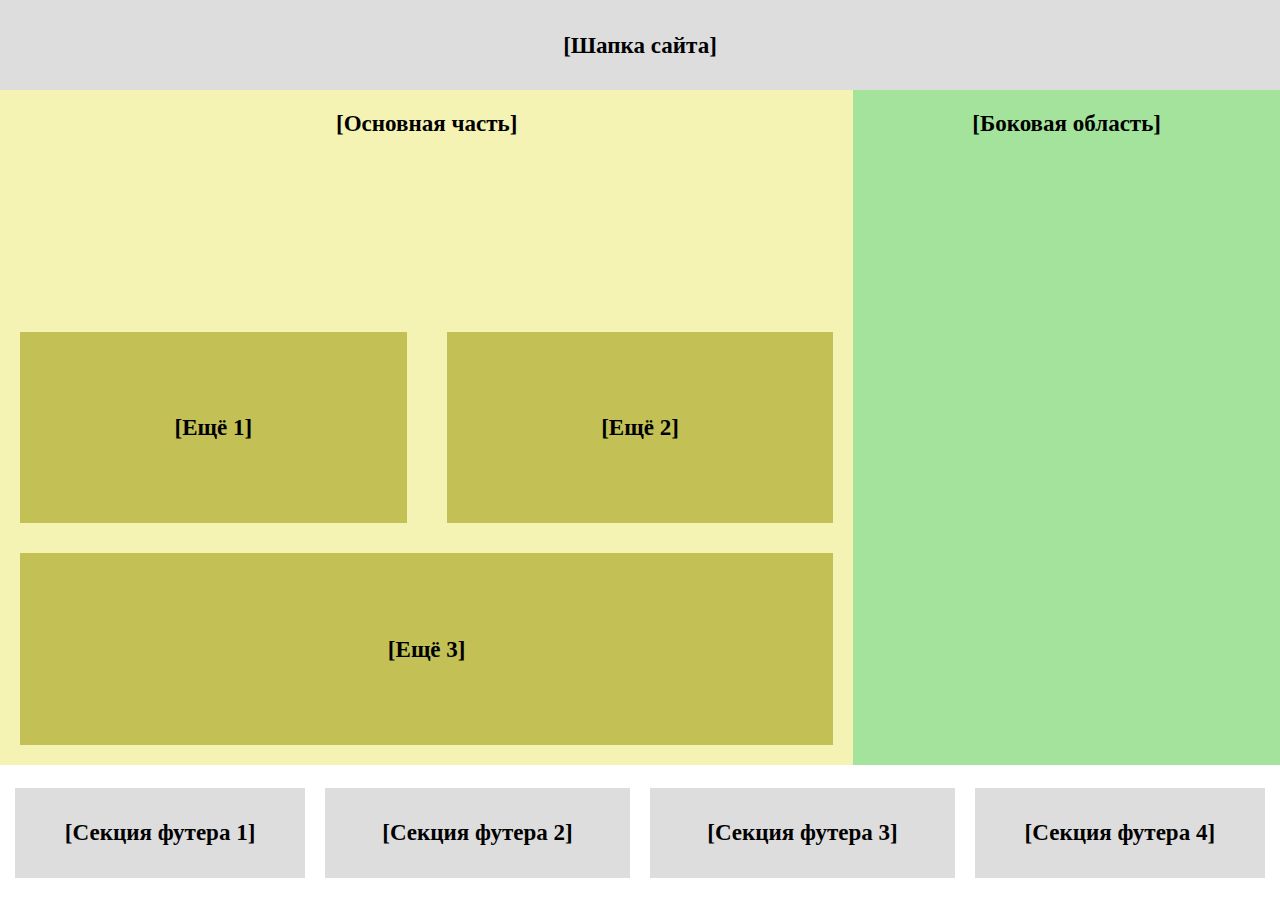
<file: task1/index.html>
<!DOCTYPE html>
<html lang="en">
	<head>
		<meta charset="UTF-8" />
		<meta name="viewport" content="width=device-width, initial-scale=1.0" />
		<link rel="stylesheet" href="./assets/styles/normalize.css" />
		<link rel="stylesheet" href="./assets/styles/style.css" />
		<title>Document</title>
	</head>
	<body>
		<div class="gridContainer-1">
			<div class="header-content">
				<header class="header" id="content-text">[Шапка сайта]</header>
			</div>
			<div class="main-content-all">
				<main class="main">
					<div class="gridContainer-2">
						<div class="main-content-1">[Основная часть]</div>
						<div class="main-content-2">
							<p class="main-content-text1" id="content-text">
								[Ещё 1]
							</p>
						</div>
						<div class="main-content-3">
							<p class="main-content-text2" id="content-text">
								[Ещё 2]
							</p>
						</div>
						<div class="main-content-4">
							<p class="main-content-text3" id="content-text">
								[Ещё 3]
							</p>
						</div>
					</div>
				</main>
			</div>
			<div class="aside-content">
				<aside class="aside">[Боковая область]</aside>
			</div>
			<footer class="footer">
				<div class="gridContainer-3">
					<section class="footer-content-1">
						<p class="footer-text1" id="content-text">
							[Секция футера 1]
						</p>
					</section>
					<section class="footer-content-2">
						<p class="footer-text2" id="content-text">
							[Секция футера 2]
						</p>
					</section>
					<section class="footer-content-3">
						<p class="footer-text3" id="content-text">
							[Секция футера 3]
						</p>
					</section>
					<section class="footer-content-4">
						<p class="footer-text4" id="content-text">
							[Секция футера 4]
						</p>
					</section>
				</div>
			</footer>
		</div>
	</body>
</html>
</file>
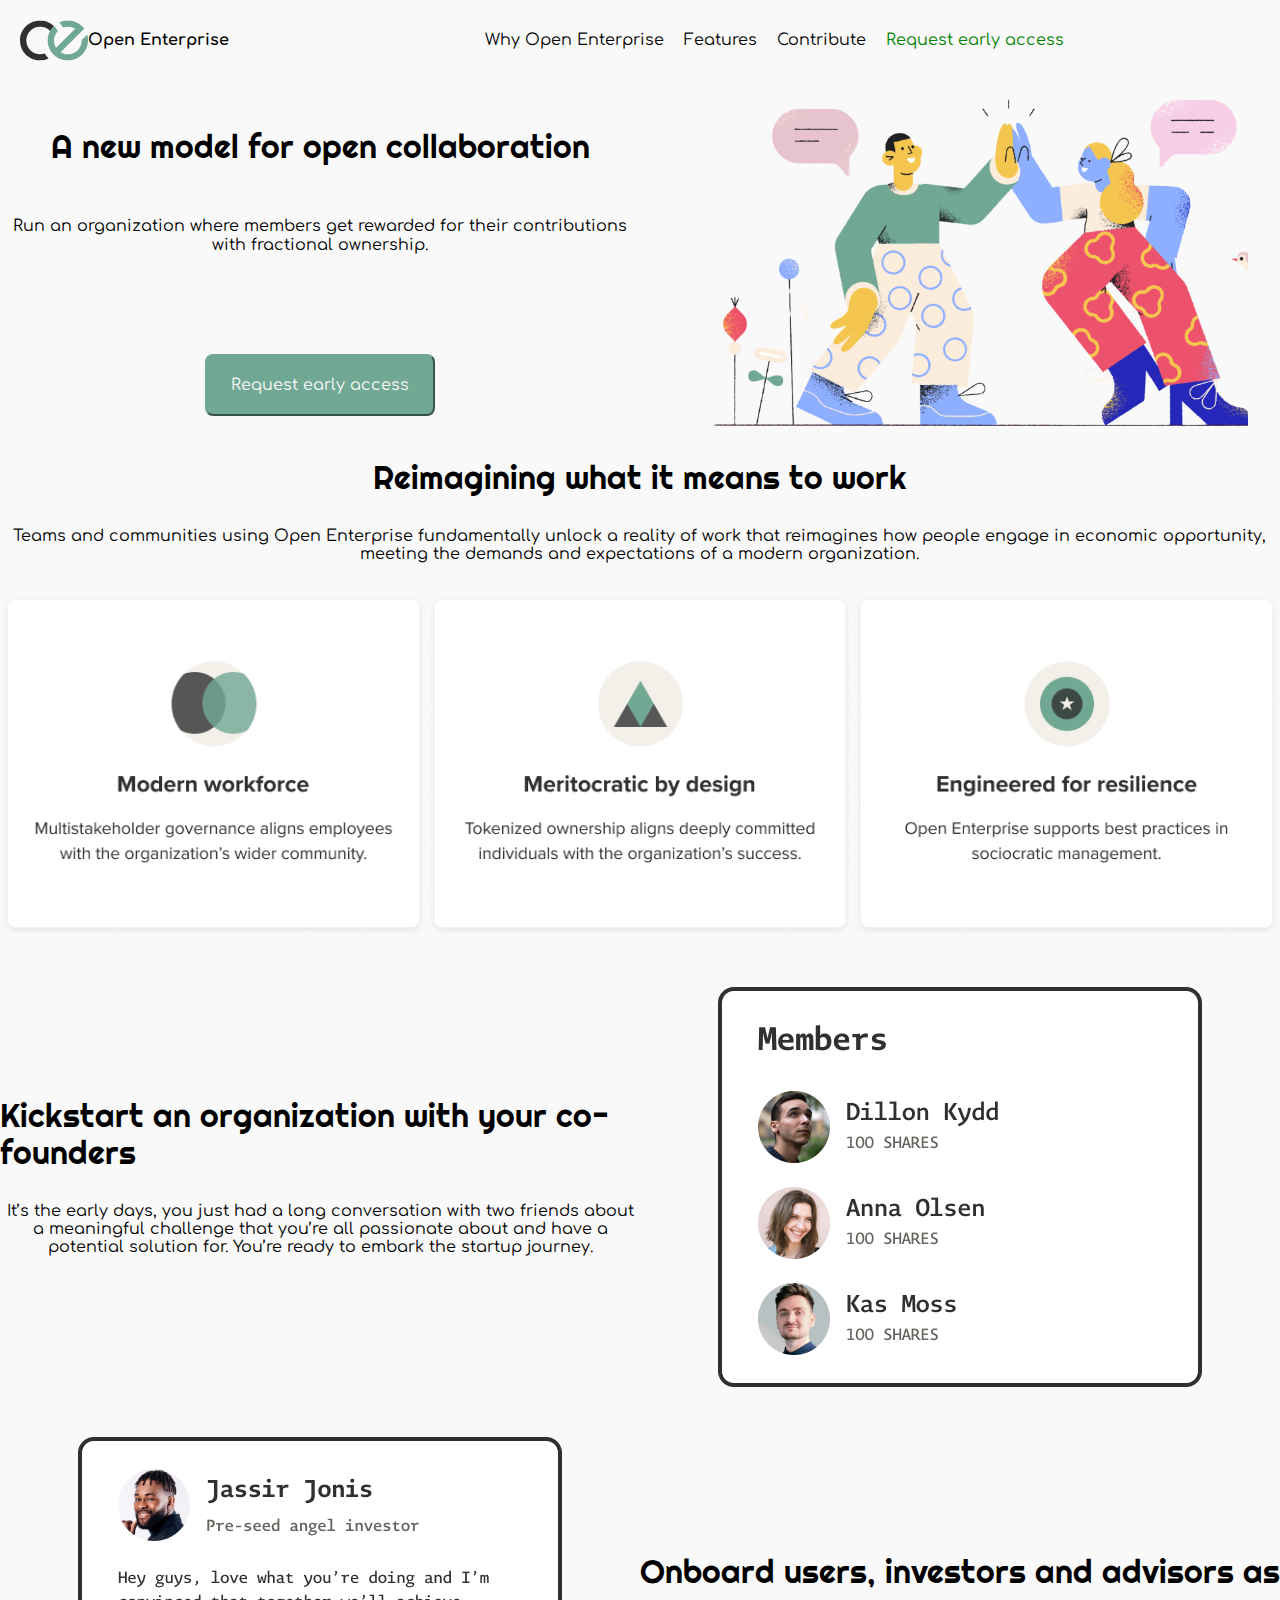
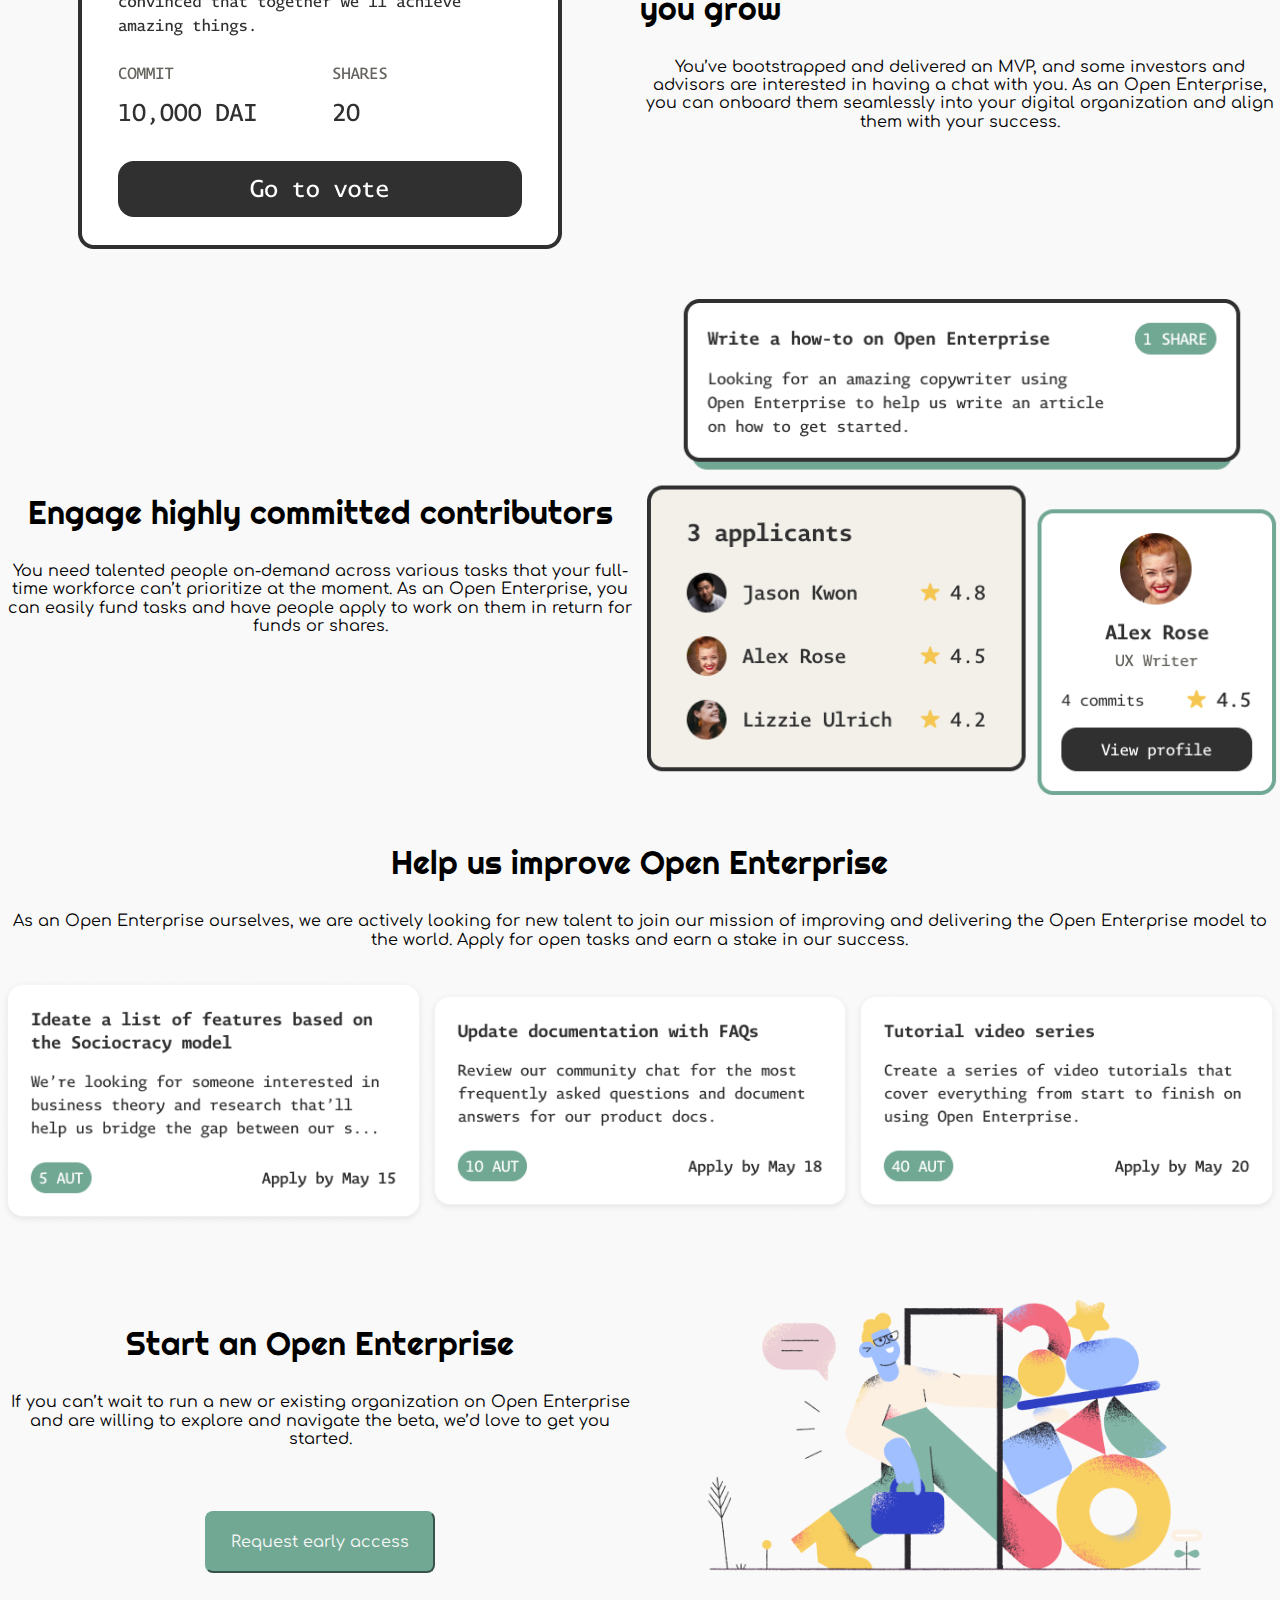
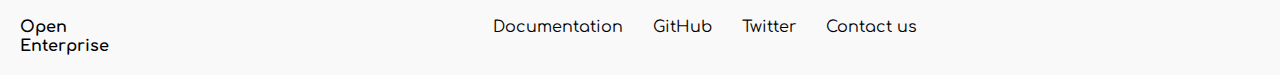
<file: task2/index.html>
<!DOCTYPE html>
<html lang="en">
	<head>
		<meta charset="UTF-8" />
		<meta name="viewport" content="width=device-width, initial-scale=1.0" />
		<link rel="stylesheet" href="./assets/styles/normalize.css" />
		<link rel="stylesheet" href="./assets/styles/style.css" />
		<link
			rel="shortcut icon"
			href="./assets/images/Logo.svg"
			type="image/svg+xml"
		/>
		<link rel="preconnect" href="https://fonts.googleapis.com" />
		<link rel="preconnect" href="https://fonts.gstatic.com" crossorigin />
		<link
			href="https://fonts.googleapis.com/css2?family=Comfortaa:wght@300..700&family=Righteous&display=swap"
			rel="stylesheet"
		/>

		<title>Open Enterprise</title>
	</head>
	<body>
		<div>
			<header class="gridContainer-1">
				<img
					class="logoImage"
					src="./assets/images/Logo.svg"
					alt="Company Logo"
				/>
				<span class="logoText">Open Enterprise</span>
				<nav class="navigation">
					<ul class="navGrid">
						<li class="navPoint1">
							<a class="navLink" href="#">Why Open Enterprise</a>
						</li>
						<li class="navPoint2">
							<a class="navLink" href="#">Features</a>
						</li>
						<li class="navPoint3">
							<a class="navLink" href="#">Contribute</a>
						</li>
						<li class="navPoint4">
							<a class="navLink" id="earlyAccess" href="#"
								>Request early access</a
							>
						</li>
					</ul>
				</nav>
			</header>
		</div>
		<main>
			<div class="gridContainer-2">
				<h1 class="header1">A new model for open collaboration</h1>
				<p class="paragraph1">
					Run an organization where members get rewarded for their
					contributions with fractional ownership.
				</p>
				<div class="buttonAccess">
					<button class="button1">Request early access</button>
				</div>
				<img
					class="image1"
					src="./assets/images/image1.png"
					alt="Image of people"
				/>
			</div>
			<section class="gridContainer-3">
				<h2 class="header2">Reimagining what it means to work</h2>
				<p class="paragraph2">
					Teams and communities using Open Enterprise fundamentally
					unlock a reality of work that reimagines how people engage
					in economic opportunity, meeting the demands and
					expectations of a modern organization.
				</p>
				<img
					class="imageCard1"
					src="./assets/images/Card1.png"
					alt="Company Card"
				/>
				<img
					class="imageCard2"
					src="./assets/images/Card2.png"
					alt="Company Card"
				/>
				<img
					class="imageCard3"
					src="./assets/images/Card3.png"
					alt="Company Card"
				/>
			</section>
			<section class="gridContainer-4">
				<h2 class="header3">
					Kickstart an organization with your co-founders
				</h2>
				<p class="paragraph3">
					It’s the early days, you just had a long conversation with
					two friends about a meaningful challenge that you’re all
					passionate about and have a potential solution for. You’re
					ready to embark the startup journey.
				</p>
				<img
					class="imageWidget"
					src="./assets/images/./MembersWidget.png"
					alt="Members of Community"
				/>
			</section>
			<section class="gridContainer-4">
				<h2 class="header4">
					Onboard users, investors and advisors as you grow
				</h2>
				<p class="paragraph4">
					You’ve bootstrapped and delivered an MVP, and some investors
					and advisors are interested in having a chat with you. As an
					Open Enterprise, you can onboard them seamlessly into your
					digital organization and align them with your success.
				</p>
				<img
					class="imageProposal"
					src="./assets/images/ProposalWidget.png"
					alt="Business Proposal"
				/>
			</section>
			<section class="gridContainer-4">
				<h2 class="header3">Engage highly committed contributors</h2>
				<p class="paragraph3">
					You need talented people on-demand across various tasks that
					your full-time workforce can’t prioritize at the moment. As
					an Open Enterprise, you can easily fund tasks and have
					people apply to work on them in return for funds or shares.
				</p>
				<img
					class="imageWidget"
					src="./assets/images/image2.png"
					alt="Applicants review"
				/>
			</section>
			<section class="gridContainer-3">
				<h2 class="header2">Help us improve Open Enterprise</h2>
				<p class="paragraph2">
					As an Open Enterprise ourselves, we are actively looking for
					new talent to join our mission of improving and delivering
					the Open Enterprise model to the world. Apply for open tasks
					and earn a stake in our success.
				</p>
				<img
					class="imageCard1"
					src="./assets/images/Task1.png"
					alt="Work Task"
				/>
				<img
					class="imageCard2"
					src="./assets/images/Task2.png"
					alt="Work Task"
				/>
				<img
					class="imageCard3"
					src="./assets/images/Task3.png"
					alt="Work Task"
				/>
			</section>
			<section class="gridContainer-2">
				<h2 class="header1">Start an Open Enterprise</h2>
				<p class="paragraph1">
					If you can’t wait to run a new or existing organization on
					Open Enterprise and are willing to explore and navigate the
					beta, we’d love to get you started.
				</p>
				<div class="buttonAccess">
					<button class="buttonAccess button1">
						Request early access
					</button>
				</div>
				<img
					class="image1"
					src="./assets/images/image3.png"
					alt="Image of Person"
				/>
			</section>
		</main>
		<footer class="footerGrid">
			<span class="companyName">Open Enterprise</span>
			<nav class="footerNavigation">
				<ul class="navGrid1">
					<li class="footerNav1">
						<a class="navLink" href="#">Documentation</a>
					</li>
					<li class="footerNav2">
						<a class="navLink" href="#">GitHub</a>
					</li>
					<li class="footerNav3">
						<a class="navLink" href="#">Twitter</a>
					</li>
					<li class="footerNav4">
						<a class="navLink" href="#">Contact us</a>
					</li>
				</ul>
			</nav>
		</footer>
	</body>
</html>
</file>
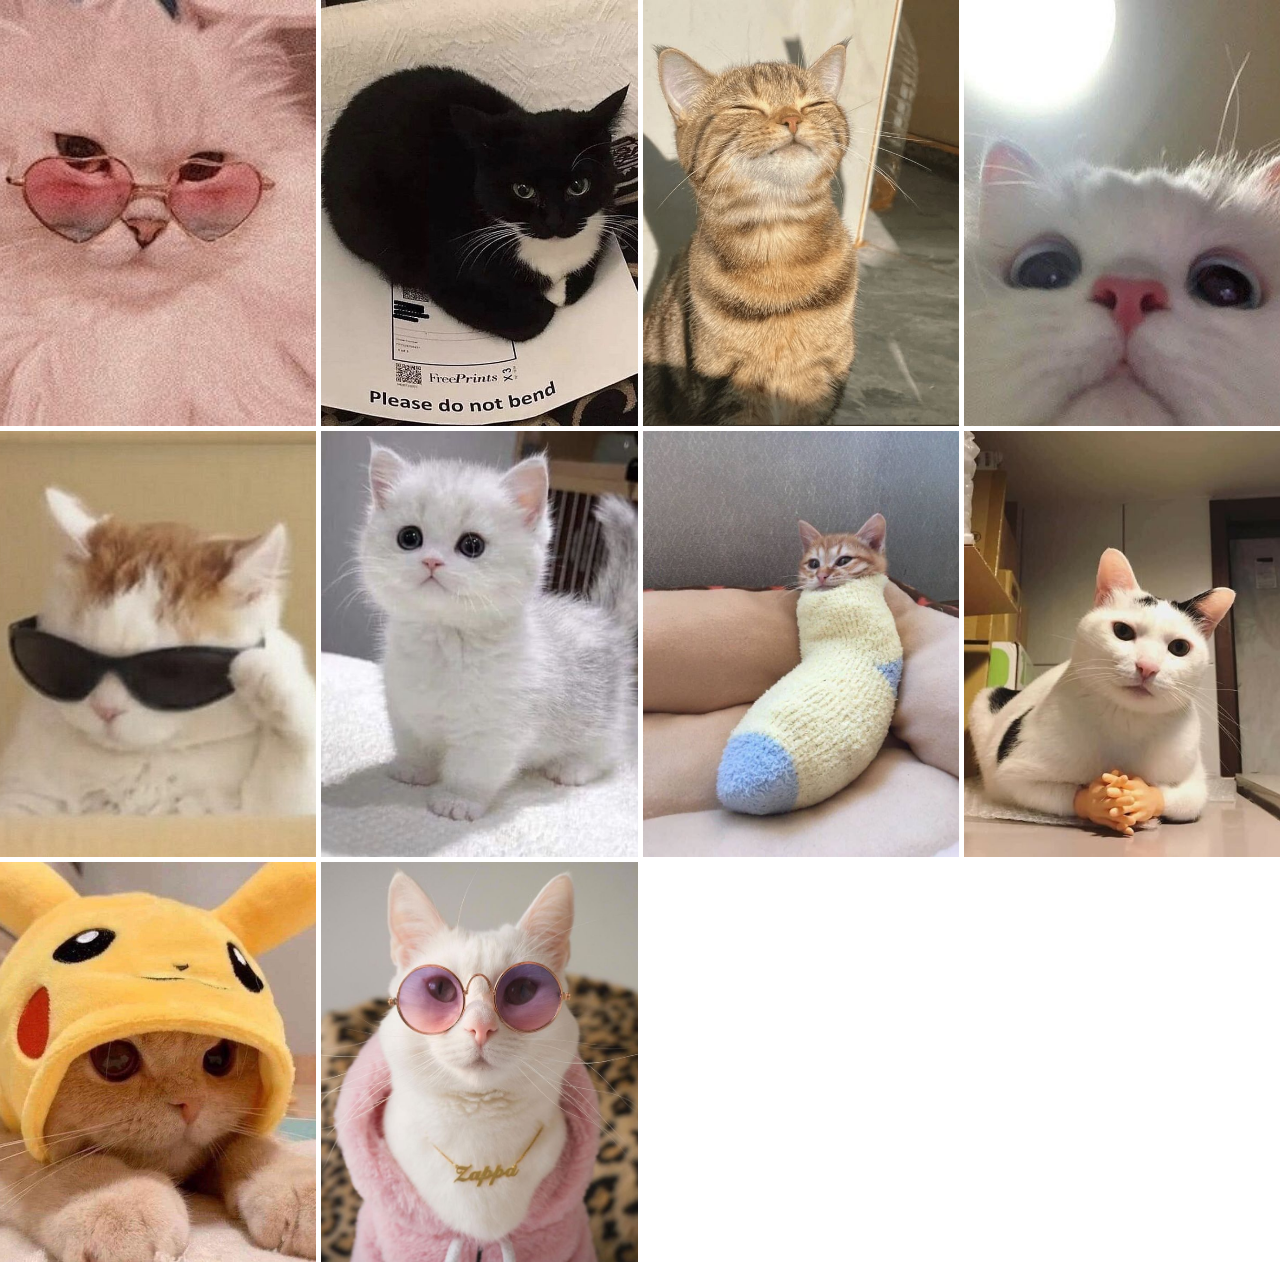
<file: task3/index.html>
<!DOCTYPE html>
<html lang="en">
	<head>
		<meta charset="UTF-8" />
		<meta name="viewport" content="width=device-width, initial-scale=1.0" />
		<link rel="stylesheet" href="./assets/styles/normalize.css" />
		<link rel="stylesheet" href="./assets/styles/style.css" />
		<title>Document</title>
	</head>
	<body>
		<div class="container">
			<div class="item1">
				<img src="./assets/images/cat1.jpg" alt="Cat1" />
			</div>
			<div class="item2">
				<img src="./assets/images/cat2.jpg" alt="Cat2" />
			</div>
			<div class="item3">
				<img src="./assets/images/cat3.jpg" alt="Cat3" />
			</div>
			<div class="item4">
				<img src="./assets/images/cat4.jpg" alt="Cat4" />
			</div>
			<div class="item5">
				<img src="./assets/images/cat5.jpg" alt="Cat5" />
			</div>
			<div class="item6">
				<img src="./assets/images/cat6.jpg" alt="Cat6" />
			</div>
			<div class="item7">
				<img src="./assets/images/cat7.jpg" alt="Cat7" />
			</div>
			<div class="item8">
				<img src="./assets/images/cat8.jpg" alt="Cat8" />
			</div>
			<div class="item9">
				<img src="./assets/images/cat9.jpg" alt="Cat9" />
			</div>
			<div class="item10">
				<img src="./assets/images/cat10.jpg" alt="Cat10" />
			</div>
		</div>
	</body>
</html>
</file>
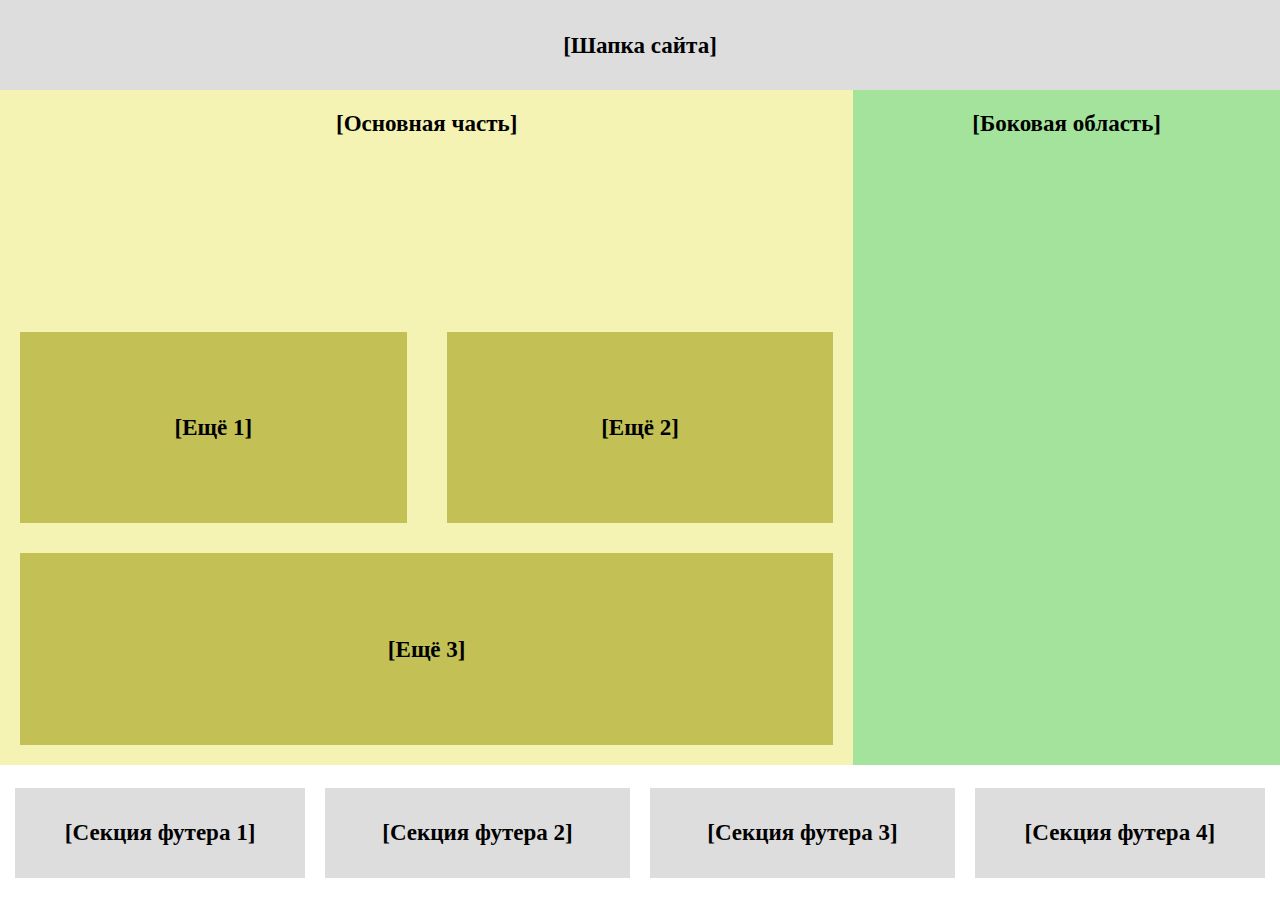
<file: task1/2index.html>
<!DOCTYPE html>
<html lang="en">
	<head>
		<meta charset="UTF-8" />
		<meta name="viewport" content="width=device-width, initial-scale=1.0" />
		<link rel="stylesheet" href="./assets/styles/normalize.css" />
		<link rel="stylesheet" href="./assets/styles/2style.css" />
		<title>Document</title>
	</head>
	<body>
		<div class="gridContainer-1">
			<div class="header-content">
				<header class="header" id="content-text">[Шапка сайта]</header>
			</div>
			<div class="main-content-all">
				<main class="main">
					<div class="gridContainer-2">
						<div class="main-content-1">[Основная часть]</div>
						<div class="main-content-2">
							<p class="main-content-text1" id="content-text">
								[Ещё 1]
							</p>
						</div>
						<div class="main-content-3">
							<p class="main-content-text2" id="content-text">
								[Ещё 2]
							</p>
						</div>
						<div class="main-content-4">
							<p class="main-content-text3" id="content-text">
								[Ещё 3]
							</p>
						</div>
					</div>
				</main>
			</div>
			<div class="aside-content">
				<aside class="aside">[Боковая область]</aside>
			</div>
			<footer class="footer">
				<div class="gridContainer-3">
					<section class="footer-content-1">
						<p class="footer-text1" id="content-text">
							[Секция футера 1]
						</p>
					</section>
					<section class="footer-content-2">
						<p class="footer-text2" id="content-text">
							[Секция футера 2]
						</p>
					</section>
					<section class="footer-content-3">
						<p class="footer-text3" id="content-text">
							[Секция футера 3]
						</p>
					</section>
					<section class="footer-content-4">
						<p class="footer-text4" id="content-text">
							[Секция футера 4]
						</p>
					</section>
				</div>
			</footer>
		</div>
	</body>
</html>
</file>
<file: task1/assets/styles/style.css>
* {
  margin: 0;
  padding: 0;
  box-sizing: border-box;
  font-size: 1.2rem;
  font-weight: bold;
}

.gridContainer-2, .gridContainer-1 .aside-content, .gridContainer-1 .main-content-all, .gridContainer-1 .header-content {
  display: grid;
  width: 100%;
  height: 100%;
}

.gridContainer-1 {
  display: grid;
  width: 100vw;
  height: 100vh;
  max-width: 100%;
  grid-template-columns: 2fr 1fr;
  grid-template-rows: 10% 1fr 15%;
  justify-items: center;
  align-items: center;
}
.gridContainer-1 .header-content {
  grid-row: 1/2;
  grid-column: 1/3;
  background-color: rgba(199, 199, 199, 0.612);
}
.gridContainer-1 .main-content-all {
  grid-row: 2/3;
  grid-column: 1/2;
  background-color: rgba(222, 219, 33, 0.341);
  gap: 20px 20px;
}
.gridContainer-1 .aside-content {
  grid-row: 2/3;
  grid-column: 2/3;
  background-color: rgba(107, 209, 93, 0.612);
  padding-top: 20px;
}
.gridContainer-1 .footer {
  grid-row: 3/4;
  grid-column: 1/s3;
}

.gridContainer-2 {
  row-gap: 10px;
  -moz-column-gap: 40px;
       column-gap: 40px;
}
.gridContainer-2 .main-content-1 {
  grid-row: 1/2;
  grid-column: 1/3;
  justify-self: center;
  padding: 20px;
}
.gridContainer-2 .main-content-2 {
  grid-row: 2/3;
  grid-column: 1/2;
  background-color: rgba(163, 161, 27, 0.612);
  display: grid;
  margin-left: 20px;
}
.gridContainer-2 .main-content-3 {
  grid-row: 2/3;
  grid-column: 2/3;
  background-color: rgba(163, 161, 27, 0.612);
  display: grid;
  margin-right: 20px;
}
.gridContainer-2 .main-content-4 {
  grid-row: 3/4;
  grid-column: 1/3;
  background-color: rgba(163, 161, 27, 0.612);
  display: grid;
  margin: 20px;
}

.aside {
  justify-self: center;
}

#content-text {
  justify-self: center;
  align-self: center;
}

.gridContainer-3 {
  display: grid;
  height: 10vh;
  width: 100vw;
  max-height: 10%;
  max-width: 100%;
  -moz-column-gap: 20px;
       column-gap: 20px;
}
.gridContainer-3 .footer-content-1 {
  grid-row: 1/2;
  grid-column: 1/2;
  display: grid;
  background-color: rgba(199, 199, 199, 0.612);
  margin-left: 5%;
}
.gridContainer-3 .footer-content-2 {
  grid-row: 1/2;
  grid-column: 2/3;
  display: grid;
  background-color: rgba(199, 199, 199, 0.612);
}
.gridContainer-3 .footer-content-3 {
  grid-row: 1/2;
  grid-column: 3/4;
  display: grid;
  background-color: rgba(199, 199, 199, 0.612);
}
.gridContainer-3 .footer-content-4 {
  grid-row: 1/2;
  grid-column: 4/5;
  display: grid;
  background-color: rgba(199, 199, 199, 0.612);
  margin-right: 5%;
}/*# sourceMappingURL=style.css.map */
</file>
<file: task2/assets/styles/style.css>
* {
  margin: 0;
  padding: 0;
  box-sizing: border-box;
  background-color: #f9f9f9;
}

h1,
h2 {
  font-family: "Righteous", sans-serif;
  font-weight: 400;
  font-style: normal;
  font-size: 2em;
}

body {
  font-family: "Comfortaa", sans-serif;
  font-weight: 400;
  font-style: normal;
  font-size: 1em;
}

@media screen and (min-width: 1024px) {
  .gridContainer-1 {
    display: grid;
    grid-template-columns: repeat(2, minmax(min-content, max-content)) 20% 1fr;
    grid-template-rows: max-content;
    width: 100vw;
    max-width: 100%;
    margin: 20px;
    row-gap: 30px;
    align-items: center;
  }
  .gridContainer-1 .logoImage {
    grid-column: 1/2;
    grid-row: 1/1;
  }
  .gridContainer-1 .logoText {
    grid-column: 2/3;
    grid-row: 1/1;
    align-self: center;
    font-weight: bold;
  }
  .gridContainer-1 .navigation {
    grid-column: 4/5;
    grid-row: 1/1;
  }
  .gridContainer-1 .navGrid {
    display: grid;
    width: 100%;
    grid-template-columns: repeat(4, max-content);
    grid-template-rows: max-content;
    list-style-type: none;
    -moz-column-gap: 20px;
         column-gap: 20px;
  }
  .gridContainer-1 .navPoint1 {
    grid-column: 1/2;
    grid-row: 1/1;
    height: 100%;
  }
  .gridContainer-1 .navPoint2 {
    grid-column: 2/3;
    grid-row: 1/1;
    justify-self: center;
  }
  .gridContainer-1 .navPoint3 {
    grid-column: 3/4;
    grid-row: 1/1;
    justify-self: center;
  }
  .gridContainer-1 .navPoint4 {
    grid-column: 4/5;
    grid-row: 1/1;
  }
  .navLink {
    text-decoration: none;
    color: black;
  }
  #earlyAccess {
    color: green;
  }
  .gridContainer-2 {
    display: grid;
    width: 100vw;
    max-width: 100%;
    grid-template-columns: repeat(2, 50%);
    grid-template-rows: repeat(3, 1fr);
    align-items: center;
    justify-items: center;
    row-gap: 30px;
  }
  .header1 {
    grid-column: 1/2;
    grid-row: 1/2;
    align-self: end;
  }
  .paragraph1 {
    grid-column: 1/2;
    grid-row: 2/3;
    align-self: start;
    text-align: center;
  }
  .buttonAccess {
    grid-column: 1/2;
    grid-row: 3/4;
    align-self: start;
    justify-self: center;
  }
  .button1 {
    border-radius: 8px;
    padding: 20px 24px;
    width: 100%;
    height: 100%;
    background: #71a894;
    color: #f9f9f9;
    text-align: center;
    border-color: #71a894;
  }
  .image1 {
    grid-column: 2/3;
    grid-row: 1/4;
    width: 90%;
    max-width: 100%;
  }
  .gridContainer-3 {
    display: grid;
    width: 100vw;
    max-width: 100%;
    grid-template-columns: repeat(3, 1fr);
    grid-template-rows: max-content minmax(min-content, max-content) 1fr;
    justify-items: center;
    align-items: center;
    row-gap: 30px;
    margin-bottom: 50px;
  }
  .header2 {
    grid-column: 1/4;
    grid-row: 1/2;
  }
  .paragraph2 {
    grid-column: 1/4;
    grid-row: 2/3;
    text-align: center;
  }
  .imageCard1 {
    grid-column: 1/2;
    grid-row: 3/4;
    max-width: 100%;
  }
  .imageCard2 {
    grid-column: 2/3;
    grid-row: 3/4;
    max-width: 100%;
  }
  .imageCard3 {
    grid-column: 3/4;
    grid-row: 3/4;
    max-width: 100%;
  }
  .gridContainer-4 {
    display: grid;
    width: 100vw;
    max-width: 100%;
    grid-template-columns: repeat(2, 1fr);
    grid-template-rows: repeat(2, 1fr);
    justify-items: center;
    row-gap: 30px;
    margin-bottom: 50px;
  }
  .header3 {
    grid-column: 1/2;
    grid-row: 1/2;
    align-self: end;
  }
  .paragraph3 {
    grid-column: 1/2;
    grid-row: 2/3;
    align-self: start;
    text-align: center;
  }
  .imageWidget {
    grid-column: 2/3;
    grid-row: 1/3;
    max-width: 100%;
  }
  .header4 {
    grid-column: 2/3;
    grid-row: 1/2;
    align-self: end;
  }
  .paragraph4 {
    grid-column: 2/3;
    grid-row: 2/3;
    align-self: start;
    text-align: center;
  }
  .imageProposal {
    grid-column: 1/2;
    grid-row: 1/3;
    max-width: 100%;
  }
  .footerGrid {
    display: grid;
    width: 100vw;
    max-width: 100%;
    grid-template-columns: minmax(min-content, max-content) 30% minmax(min-content, max-content);
    grid-template-rows: max-content;
    margin: 20px;
  }
  .companyName {
    grid-column: 1/2;
    grid-row: 1/2;
    font-weight: bold;
  }
  .footerNavigation {
    grid-column: 3/4;
    grid-row: 1/2;
  }
  .navGrid1 {
    display: grid;
    width: 100vw;
    max-width: 100%;
    grid-template-columns: repeat(4, max-content);
    grid-template-rows: max-content;
    list-style-type: none;
    -moz-column-gap: 30px;
         column-gap: 30px;
  }
  .footerNav1 {
    grid-column: 1/2;
    grid-row: 1/2;
  }
  .footerNav2 {
    grid-column: 2/3;
    grid-row: 1/2;
  }
  .footerNav3 {
    grid-column: 3/4;
    grid-row: 1/2;
  }
  .footerNav4 {
    grid-column: 4/5;
    grid-row: 1/2;
  }
}
@media screen and (min-width: 768px) and (max-width: 1023px) {
  .gridContainer-1 {
    display: grid;
    grid-template-columns: repeat(2, minmax(min-content, max-content)) 0 1fr;
    grid-template-rows: max-content;
    width: 100vw;
    max-width: 100%;
    margin: 10px;
    row-gap: 30px;
    align-items: center;
  }
  .gridContainer-1 .logoImage {
    grid-column: 1/2;
    grid-row: 1/1;
  }
  .gridContainer-1 .logoText {
    grid-column: 2/3;
    grid-row: 1/1;
    align-self: center;
    font-weight: bold;
  }
  .gridContainer-1 .navigation {
    grid-column: 4/5;
    grid-row: 1/1;
  }
  .gridContainer-1 .navGrid {
    display: grid;
    width: 100%;
    grid-template-columns: repeat(4, max-content);
    grid-template-rows: max-content;
    list-style-type: none;
    -moz-column-gap: 20px;
         column-gap: 20px;
  }
  .gridContainer-1 .navPoint1 {
    grid-column: 1/2;
    grid-row: 1/1;
    height: 100%;
  }
  .gridContainer-1 .navPoint2 {
    grid-column: 2/3;
    grid-row: 1/1;
    justify-self: center;
  }
  .gridContainer-1 .navPoint3 {
    grid-column: 3/4;
    grid-row: 1/1;
    justify-self: center;
  }
  .gridContainer-1 .navPoint4 {
    grid-column: 4/5;
    grid-row: 1/1;
  }
  .navLink {
    text-decoration: none;
    color: black;
  }
  #earlyAccess {
    color: green;
  }
  .gridContainer-2 {
    display: grid;
    width: 100vw;
    max-width: 100%;
    grid-template-columns: repeat(2, 50%);
    grid-template-rows: repeat(3, 1fr);
    align-items: center;
    justify-items: center;
    row-gap: 30px;
  }
  .header1 {
    grid-column: 1/2;
    grid-row: 1/2;
    align-self: end;
  }
  .paragraph1 {
    grid-column: 1/2;
    grid-row: 2/3;
    align-self: start;
    text-align: center;
  }
  .buttonAccess {
    grid-column: 1/2;
    grid-row: 3/4;
    align-self: start;
    justify-self: center;
  }
  .button1 {
    border-radius: 8px;
    padding: 20px 24px;
    width: 100%;
    height: 100%;
    background: #71a894;
    color: #f9f9f9;
    text-align: center;
    border-color: #71a894;
  }
  .image1 {
    grid-column: 2/3;
    grid-row: 1/4;
    width: 90%;
    max-width: 100%;
  }
  .gridContainer-3 {
    display: grid;
    width: 100vw;
    max-width: 100%;
    grid-template-columns: repeat(3, 1fr);
    grid-template-rows: max-content minmax(min-content, max-content) 1fr;
    justify-items: center;
    align-items: center;
    row-gap: 30px;
    margin-bottom: 50px;
  }
  .header2 {
    grid-column: 1/4;
    grid-row: 1/2;
  }
  .paragraph2 {
    grid-column: 1/4;
    grid-row: 2/3;
    text-align: center;
  }
  .imageCard1 {
    grid-column: 1/2;
    grid-row: 3/4;
    max-width: 100%;
  }
  .imageCard2 {
    grid-column: 2/3;
    grid-row: 3/4;
    max-width: 100%;
  }
  .imageCard3 {
    grid-column: 3/4;
    grid-row: 3/4;
    max-width: 100%;
  }
  .gridContainer-4 {
    display: grid;
    width: 100vw;
    max-width: 100%;
    grid-template-columns: repeat(2, 1fr);
    grid-template-rows: repeat(2, 1fr);
    justify-items: center;
    row-gap: 30px;
    margin-bottom: 50px;
  }
  .header3 {
    grid-column: 1/2;
    grid-row: 1/2;
    align-self: end;
  }
  .paragraph3 {
    grid-column: 1/2;
    grid-row: 2/3;
    align-self: start;
    text-align: center;
  }
  .imageWidget {
    grid-column: 2/3;
    grid-row: 1/3;
    max-width: 100%;
  }
  .header4 {
    grid-column: 2/3;
    grid-row: 1/2;
    align-self: end;
  }
  .paragraph4 {
    grid-column: 2/3;
    grid-row: 2/3;
    align-self: start;
    text-align: center;
  }
  .imageProposal {
    grid-column: 1/2;
    grid-row: 1/3;
    max-width: 100%;
  }
  .footerGrid {
    display: grid;
    width: 100vw;
    max-width: 100%;
    grid-template-columns: minmax(min-content, max-content) 30% minmax(min-content, max-content);
    grid-template-rows: max-content;
    margin: 20px;
  }
  .companyName {
    grid-column: 1/2;
    grid-row: 1/2;
    font-weight: bold;
  }
  .footerNavigation {
    grid-column: 3/4;
    grid-row: 1/2;
  }
  .navGrid1 {
    display: grid;
    width: 100vw;
    max-width: 100%;
    grid-template-columns: repeat(4, max-content);
    grid-template-rows: max-content;
    list-style-type: none;
    -moz-column-gap: 10px;
         column-gap: 10px;
  }
  .footerNav1 {
    grid-column: 1/2;
    grid-row: 1/2;
  }
  .footerNav2 {
    grid-column: 2/3;
    grid-row: 1/2;
  }
  .footerNav3 {
    grid-column: 3/4;
    grid-row: 1/2;
  }
  .footerNav4 {
    grid-column: 4/5;
    grid-row: 1/2;
  }
}
@media screen and (max-width: 767px) {
  h1,
  h2 {
    font-family: "Righteous", sans-serif;
    font-weight: 400;
    font-style: normal;
    font-size: 1.5em;
  }
  body {
    font-family: "Comfortaa", sans-serif;
    font-weight: 400;
    font-style: normal;
    font-size: 0.6em;
  }
  .gridContainer-1 {
    display: grid;
    grid-template-columns: repeat(2, 15%);
    grid-template-rows: repeat(2, max-content);
    width: 100vw;
    max-width: 100%;
    margin: 10px;
    row-gap: 20px;
    align-items: center;
  }
  .gridContainer-1 .logoImage {
    grid-column: 1/2;
    grid-row: 1/2;
    width: 50%;
    max-width: 100%;
  }
  .gridContainer-1 .logoText {
    grid-column: 2/3;
    grid-row: 1/2;
    align-self: center;
    font-weight: bold;
  }
  .gridContainer-1 .navigation {
    grid-column: 1/3;
    grid-row: 2/3;
    display: grid;
    justify-items: center;
  }
  .gridContainer-1 .navGrid {
    display: grid;
    width: 100%;
    grid-template-columns: repeat(4, max-content);
    grid-template-rows: max-content;
    list-style-type: none;
    justify-items: center;
    -moz-column-gap: 5%;
         column-gap: 5%;
  }
  .gridContainer-1 .navPoint1 {
    grid-column: 1/2;
    grid-row: 1/2;
  }
  .gridContainer-1 .navPoint2 {
    grid-column: 2/3;
    grid-row: 1/2;
  }
  .gridContainer-1 .navPoint3 {
    grid-column: 3/4;
    grid-row: 1/2;
  }
  .gridContainer-1 .navPoint4 {
    grid-column: 4/5;
    grid-row: 1/2;
  }
  .navLink {
    text-decoration: none;
    color: black;
  }
  #earlyAccess {
    color: green;
  }
  .gridContainer-2 {
    display: grid;
    width: 100vw;
    max-width: 100%;
    grid-template-columns: 1fr;
    grid-template-rows: repeat(4, minmax min-content, max-content);
    align-items: center;
    justify-items: center;
    row-gap: 10px;
    margin-bottom: 10%;
  }
  .header1 {
    grid-column: 1/2;
    grid-row: 1/2;
    align-self: end;
  }
  .paragraph1 {
    grid-column: 1/2;
    grid-row: 3/4;
    align-self: start;
    text-align: center;
  }
  .buttonAccess {
    grid-column: 1/2;
    grid-row: 4/5;
    align-self: start;
    justify-self: center;
  }
  .button1 {
    border-radius: 8px;
    padding: 10px 14px;
    width: 100%;
    height: 100%;
    background: #71a894;
    color: #f9f9f9;
    text-align: center;
    border-color: #71a894;
  }
  .image1 {
    grid-column: 1/2;
    grid-row: 2/3;
    width: 90%;
    max-width: 100%;
  }
  .gridContainer-3 {
    display: grid;
    width: 100vw;
    max-width: 100%;
    grid-template-columns: 1fr;
    grid-template-rows: repeat 5, minmax(min-content, max-content);
    justify-items: center;
    align-items: center;
    row-gap: 30px;
    margin-bottom: 10%;
  }
  .header2 {
    grid-column: 1/2;
    grid-row: 1/2;
  }
  .paragraph2 {
    grid-column: 1/2;
    grid-row: 2/3;
    text-align: center;
  }
  .imageCard1 {
    grid-column: 1/2;
    grid-row: 3/4;
    width: 90%;
    max-width: 100%;
  }
  .imageCard2 {
    grid-column: 1/2;
    grid-row: 4/5;
    width: 90%;
    max-width: 100%;
  }
  .imageCard3 {
    grid-column: 1/2;
    grid-row: 5/6;
    width: 90%;
    max-width: 100%;
  }
  .gridContainer-4 {
    display: grid;
    width: 100vw;
    max-width: 100%;
    grid-template-columns: 1fr;
    grid-template-rows: repeat(3, minmax min-content, max-content);
    justify-items: center;
    row-gap: 30px;
    margin-bottom: 10%;
  }
  .header3 {
    grid-column: 1/2;
    grid-row: 1/2;
    align-self: end;
  }
  .paragraph3 {
    grid-column: 1/2;
    grid-row: 3/4;
    align-self: start;
    text-align: center;
  }
  .imageWidget {
    grid-column: 1/2;
    grid-row: 2/3;
    max-width: 100%;
    width: 60%;
  }
  .header4 {
    grid-column: 1/2;
    grid-row: 1/2;
    align-self: end;
  }
  .paragraph4 {
    grid-column: 1/2;
    grid-row: 3/4;
    align-self: start;
    text-align: center;
  }
  .imageProposal {
    grid-column: 1/2;
    grid-row: 2/3;
    max-width: 100%;
    width: 60%;
  }
  .footerGrid {
    display: grid;
    width: 100vw;
    max-width: 100%;
    grid-template-columns: minmax(min-content, max-content) 10% minmax(min-content, max-content);
    grid-template-rows: max-content;
    margin: 20px;
  }
  .companyName {
    grid-column: 1/2;
    grid-row: 1/2;
    font-weight: bold;
  }
  .footerNavigation {
    grid-column: 3/4;
    grid-row: 1/2;
  }
  .navGrid1 {
    display: grid;
    width: 100vw;
    max-width: 100%;
    grid-template-columns: repeat(4, max-content);
    grid-template-rows: max-content;
    list-style-type: none;
    -moz-column-gap: 10px;
         column-gap: 10px;
  }
  .footerNav1 {
    grid-column: 1/2;
    grid-row: 1/2;
  }
  .footerNav2 {
    grid-column: 2/3;
    grid-row: 1/2;
  }
  .footerNav3 {
    grid-column: 3/4;
    grid-row: 1/2;
  }
  .footerNav4 {
    grid-column: 4/5;
    grid-row: 1/2;
  }
}/*# sourceMappingURL=style.css.map */
</file>
<file: task3/assets/styles/style.css>
.container {
  width: 100%;
  height: 100%;
  max-width: 100%;
  display: grid;
  grid-gap: 5px;
  grid-template-columns: repeat(auto-fit, minmax(300px, 1fr));
  grid-template-rows: repeat(2, 1fr);
}
.container img {
  width: 100%;
  height: 100%;
  -o-object-fit: cover;
     object-fit: cover;
}/*# sourceMappingURL=style.css.map */
</file>
<file: task1/assets/styles/2style.css>
* {
  margin: 0;
  padding: 0;
  box-sizing: border-box;
  font-size: 1.2rem;
  font-weight: bold;
}

@media screen and (min-width: 1024px) {
  .gridContainer-1 {
    display: grid;
    width: 100vw;
    height: 100vh;
    max-width: 100%;
    grid-template-columns: 2fr 1fr;
    grid-template-rows: 10% 1fr 15%;
    justify-items: center;
    align-items: center;
  }
  .gridContainer-1 .header-content {
    display: grid;
    width: 100%;
    height: 100%;
    grid-row: 1/2;
    grid-column: 1/3;
    background-color: rgba(199, 199, 199, 0.612);
  }
  .gridContainer-1 .main-content-all {
    display: grid;
    width: 100%;
    height: 100%;
    grid-row: 2/3;
    grid-column: 1/2;
    background-color: rgba(222, 219, 33, 0.341);
    gap: 20px 20px;
  }
  .gridContainer-1 .aside-content {
    display: grid;
    width: 100%;
    height: 100%;
    grid-row: 2/3;
    grid-column: 2/3;
    background-color: rgba(107, 209, 93, 0.612);
    padding-top: 20px;
  }
  .gridContainer-1 .footer {
    grid-row: 3/4;
    grid-column: 1/3;
  }
  .gridContainer-2 {
    display: grid;
    width: 100%;
    height: 100%;
    row-gap: 10px;
    -moz-column-gap: 40px;
         column-gap: 40px;
  }
  .gridContainer-2 .main-content-1 {
    grid-row: 1/2;
    grid-column: 1/3;
    justify-self: center;
    padding: 20px;
  }
  .gridContainer-2 .main-content-2 {
    grid-row: 2/3;
    grid-column: 1/2;
    background-color: rgba(163, 161, 27, 0.612);
    display: grid;
    margin-left: 20px;
  }
  .gridContainer-2 .main-content-3 {
    grid-row: 2/3;
    grid-column: 2/3;
    background-color: rgba(163, 161, 27, 0.612);
    display: grid;
    margin-right: 20px;
  }
  .gridContainer-2 .main-content-4 {
    grid-row: 3/4;
    grid-column: 1/3;
    background-color: rgba(163, 161, 27, 0.612);
    display: grid;
    margin: 20px;
  }
  .aside {
    justify-self: center;
  }
  #content-text {
    justify-self: center;
    align-self: center;
  }
  .gridContainer-3 {
    display: grid;
    height: 10vh;
    width: 100vw;
    max-height: 10%;
    max-width: 100%;
    -moz-column-gap: 20px;
         column-gap: 20px;
  }
  .gridContainer-3 .footer-content-1 {
    grid-row: 1/2;
    grid-column: 1/2;
    display: grid;
    background-color: rgba(199, 199, 199, 0.612);
    margin-left: 5%;
  }
  .gridContainer-3 .footer-content-2 {
    grid-row: 1/2;
    grid-column: 2/3;
    display: grid;
    background-color: rgba(199, 199, 199, 0.612);
  }
  .gridContainer-3 .footer-content-3 {
    grid-row: 1/2;
    grid-column: 3/4;
    display: grid;
    background-color: rgba(199, 199, 199, 0.612);
  }
  .gridContainer-3 .footer-content-4 {
    grid-row: 1/2;
    grid-column: 4/5;
    display: grid;
    background-color: rgba(199, 199, 199, 0.612);
    margin-right: 5%;
  }
}
@media screen and (min-width: 768px) and (max-width: 1023px) {
  .gridContainer-1 {
    display: grid;
    width: 100vw;
    height: 100vh;
    max-width: 100%;
    grid-template-columns: 1fr;
    grid-template-rows: 10% 2fr 1fr;
    justify-items: center;
    align-items: center;
  }
  .gridContainer-1 .header-content {
    display: grid;
    width: 100%;
    height: 100%;
    grid-row: 1/2;
    grid-column: 1/2;
    background-color: rgba(199, 199, 199, 0.612);
  }
  .gridContainer-1 .main-content-all {
    display: grid;
    width: 100%;
    height: 100%;
    grid-row: 2/3;
    grid-column: 1/2;
    background-color: rgba(222, 219, 33, 0.341);
    gap: 20px 20px;
  }
  .gridContainer-1 .aside-content {
    display: grid;
    width: 100%;
    height: 100%;
    grid-row: 3/4;
    grid-column: 1/2;
    background-color: rgba(107, 209, 93, 0.612);
    padding-top: 20px;
  }
  .gridContainer-1 .footer {
    grid-row: 3/4;
    grid-column: 1/3;
    display: none;
  }
  .gridContainer-2 {
    display: grid;
    width: 100%;
    height: 100%;
    row-gap: 5%;
    -moz-column-gap: 10%;
         column-gap: 10%;
  }
  .gridContainer-2 .main-content-1 {
    grid-row: 1/2;
    grid-column: 1/3;
    justify-self: center;
    padding: 20px;
  }
  .gridContainer-2 .main-content-2 {
    grid-row: 2/3;
    grid-column: 1/2;
    background-color: rgba(163, 161, 27, 0.612);
    display: grid;
    margin-left: 20px;
  }
  .gridContainer-2 .main-content-3 {
    grid-row: 2/3;
    grid-column: 2/3;
    background-color: rgba(163, 161, 27, 0.612);
    display: grid;
    margin-right: 20px;
  }
  .gridContainer-2 .main-content-4 {
    grid-row: 3/4;
    grid-column: 1/3;
    background-color: rgba(163, 161, 27, 0.612);
    display: grid;
    margin: 20px;
  }
  .aside {
    justify-self: center;
  }
  #content-text {
    justify-self: center;
    align-self: center;
  }
}
@media screen and (max-width: 767px) {
  .gridContainer-1 {
    display: grid;
    width: 100vw;
    height: 100vh;
    max-width: 100%;
    grid-template-columns: 1fr;
    grid-template-rows: 10% 2fr 1fr;
    justify-items: center;
    align-items: center;
  }
  .gridContainer-1 .header-content {
    display: grid;
    width: 100%;
    height: 100%;
    grid-row: 1/2;
    grid-column: 1/2;
    background-color: rgba(199, 199, 199, 0.612);
  }
  .gridContainer-1 .main-content-all {
    display: grid;
    width: 100%;
    height: 100%;
    grid-row: 2/3;
    grid-column: 1/2;
    background-color: rgba(222, 219, 33, 0.341);
    gap: 20px 20px;
  }
  .gridContainer-1 .aside-content {
    display: grid;
    width: 100%;
    height: 100%;
    grid-row: 3/4;
    grid-column: 1/2;
    background-color: rgba(107, 209, 93, 0.612);
    padding-top: 20px;
  }
  .gridContainer-1 .footer {
    grid-row: 3/4;
    grid-column: 1/3;
    display: none;
  }
  .gridContainer-2 {
    display: grid;
    width: 100%;
    height: 100%;
    grid-template-columns: 1fr;
    grid-template-rows: 2fr 1fr 1fr 1fr;
    row-gap: 5%;
  }
  .gridContainer-2 .main-content-1 {
    grid-row: 1/2;
    grid-column: 1/2;
    justify-self: center;
    padding: 10%;
  }
  .gridContainer-2 .main-content-2 {
    grid-row: 2/3;
    grid-column: 1/2;
    background-color: rgba(163, 161, 27, 0.612);
    display: grid;
  }
  .gridContainer-2 .main-content-3 {
    grid-row: 3/4;
    grid-column: 1/2;
    background-color: rgba(163, 161, 27, 0.612);
    display: grid;
  }
  .gridContainer-2 .main-content-4 {
    grid-row: 4/5;
    grid-column: 1/2;
    background-color: rgba(163, 161, 27, 0.612);
    display: grid;
  }
  .aside {
    justify-self: center;
  }
  #content-text {
    justify-self: center;
    align-self: center;
  }
}/*# sourceMappingURL=2style.css.map */
</file>
